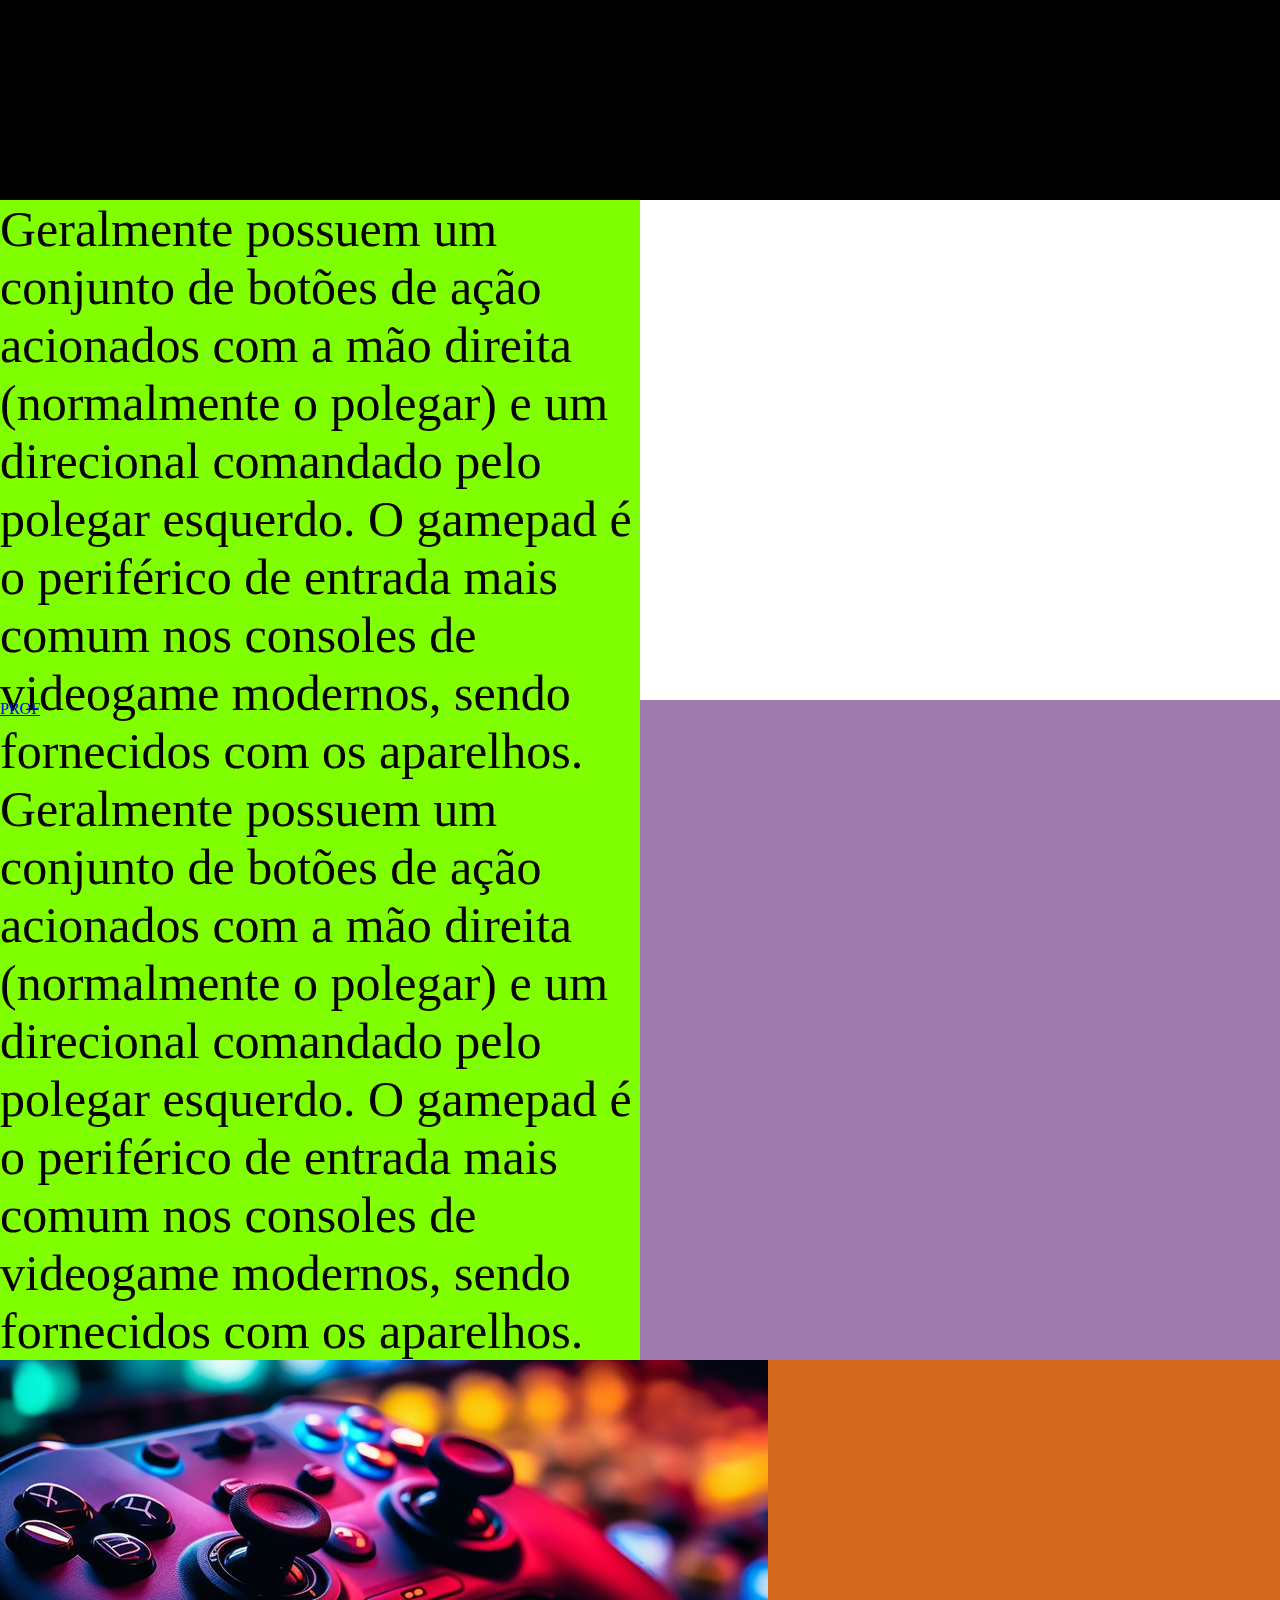
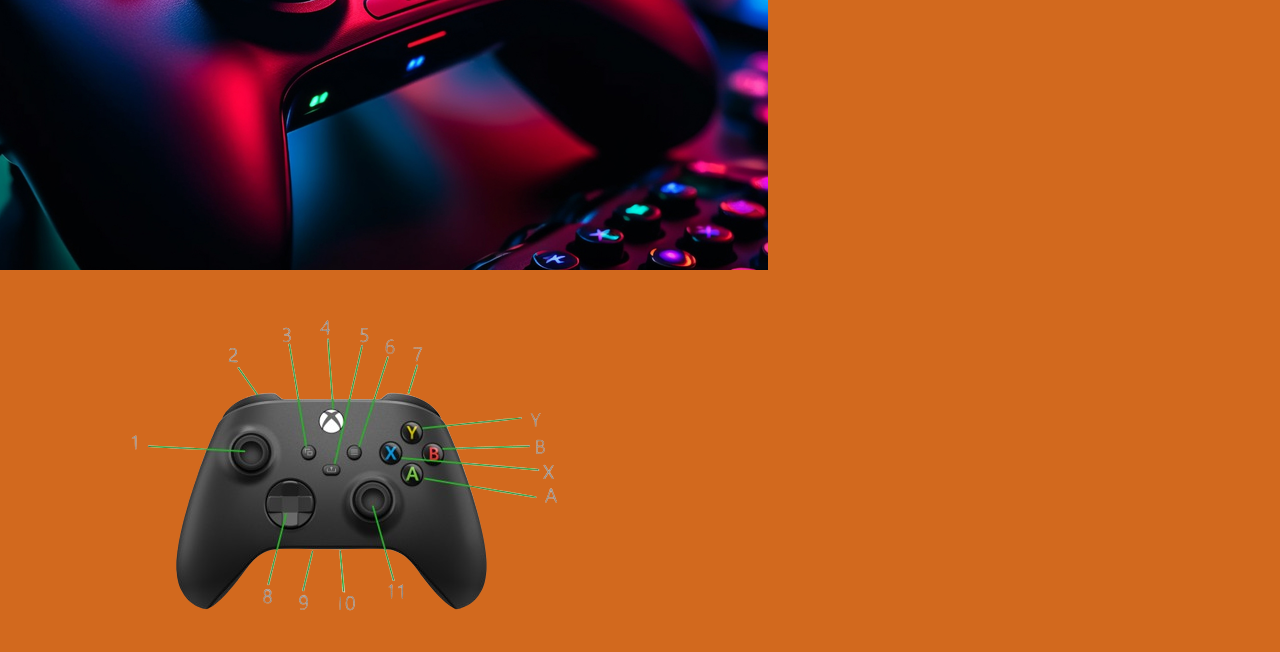
<file: index.html>
<!DOCTYPE html>
<html lang="pt-br">

<head>
    <meta charset="UTF-8">
    <meta name="viewport" content="width=device-width, initial-scale=1.0">
    <title>texto\/imagem</title>
    <link rel="stylesheet" href="style.css">
</head>

<body>
    <header>

    </header>
    <main>
        <section class="container">
            <div class="texto">
              <p> Geralmente possuem um conjunto de botões de ação acionados com a mão direita (normalmente o polegar) e um direcional comandado pelo polegar esquerdo. O gamepad é o periférico de entrada mais comum nos consoles de videogame modernos, sendo fornecidos com os aparelhos.</p> 
                <p> Geralmente possuem um conjunto de botões de ação acionados com a mão direita (normalmente o polegar) e um direcional comandado pelo polegar esquerdo. O gamepad é o periférico de entrada mais comum nos consoles de videogame modernos, sendo fornecidos com os aparelhos.</p> 
              </div>
            <div class="imagem">
                <img src="img/controle.png" alt="imagem de um controle">
                <img src="img/controle2.png" alt="imagem de um controle">
            </div>
        </section>
    </main>
   <a href="prof.html">PROF</a>
</body>
</html>
</file>
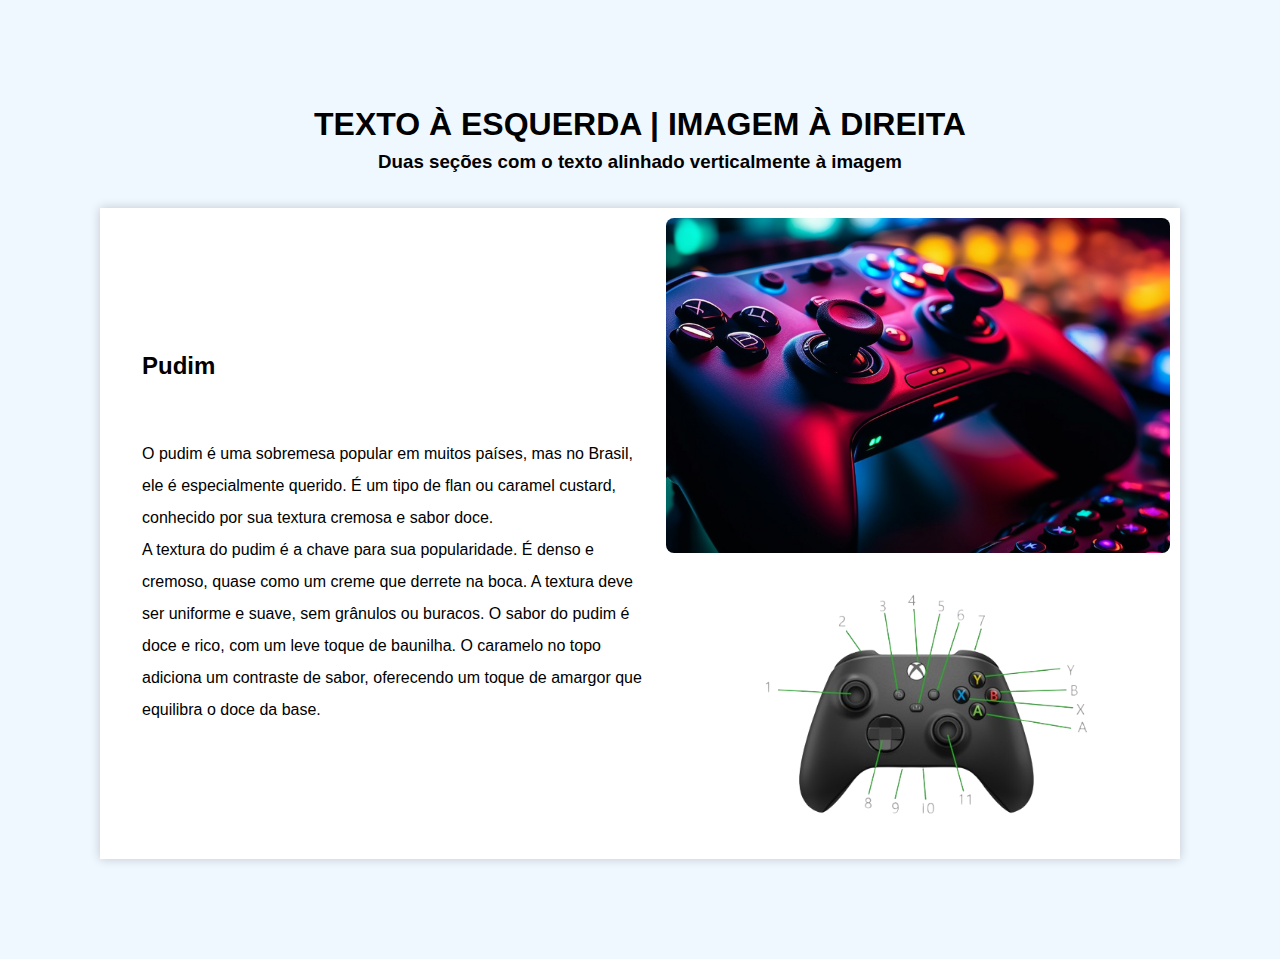
<file: prof.html>
<!DOCTYPE html>
<html lang="pt-br">
<head>
    <meta charset="UTF-8">
    <meta name="viewport" content="width=device-width, initial-scale=1.0">
    <title>Texto a esquerda</title>
    <link rel="stylesheet" href="prof.css">
</head>
<body>
    <section class="descricao">
        <h1> TEXTO À ESQUERDA | IMAGEM À DIREITA  </h1>
        <h3> Duas seções com o texto alinhado verticalmente à imagem </h3>
    </section>

    <section class="secao">
        <div class="texto">
            <h2> Pudim </h2>
            <p> O pudim é uma sobremesa popular em muitos países, mas no Brasil, ele é especialmente querido. É um tipo de flan ou caramel custard, conhecido por sua textura cremosa e sabor doce.
            </p>
            <p> 
                A textura do pudim é a chave para sua popularidade. É denso e cremoso, quase como um creme que derrete na boca. A textura deve ser uniforme e suave, sem grânulos ou buracos. O sabor do pudim é doce e rico, com um leve toque de baunilha. O caramelo no topo adiciona um contraste de sabor, oferecendo um toque de amargor que equilibra o doce da base.
            </p>
        </div>
        <div class="imagem">
            <img src="img/controle.png" alt="pudim">
            <img src="img/controle2.png" alt="pudim">
        </div>
    </section>
</body>
</html>
</file>
<file: style.css>
* {
    margin: 0;
    padding: 0;
}

body {
    background-color: rgb(159, 123, 173);
}

header {
    background-color: black;
    width: 100%;
    height: 200px;
}

main {
    background-color: rgb(255, 255, 255);
    width: 100%;
    height: 500px;

}

.container{
    display: flex;
    flex-wrap: wrap;
}

.texto {
    font-size: 50px;
    background-color: chartreuse;
    margin-right: 50%;
    flex-direction: column;
}

.imagem {
    background-color: chocolate;
}
</file>
<file: prof.css>
*{
    margin: 0;
    padding: 0;
    box-sizing: border-box;
}

body{
    font-family: Arial, sans-serif;
    line-height: 1.5;
    background-color: aliceblue;
    padding: 100px;
}

.descricao{
    text-align: center;
    margin-bottom: 2em;
}

.secao{
    max-width: 1200px;
    margin: 0 auto;
    box-shadow: 0 0 10px rgba(0, 0, 0,0.2);
    display: flex;
    background-color: #fff;
    padding: 10px;
}

.texto{
    flex: 1;
    padding-right: 20px;
    align-self: center;
    padding-left: 2em;
}

.texto h2{
    line-height: 2em;
    margin-bottom: 2em;
}

.texto p{
    line-height: 2em;
}

.imagem{
    flex: 1;
    text-align: center;
}

.imagem img{
    max-width: 100%;
    height: auto;
    border-radius: 8px;
}
</file>
